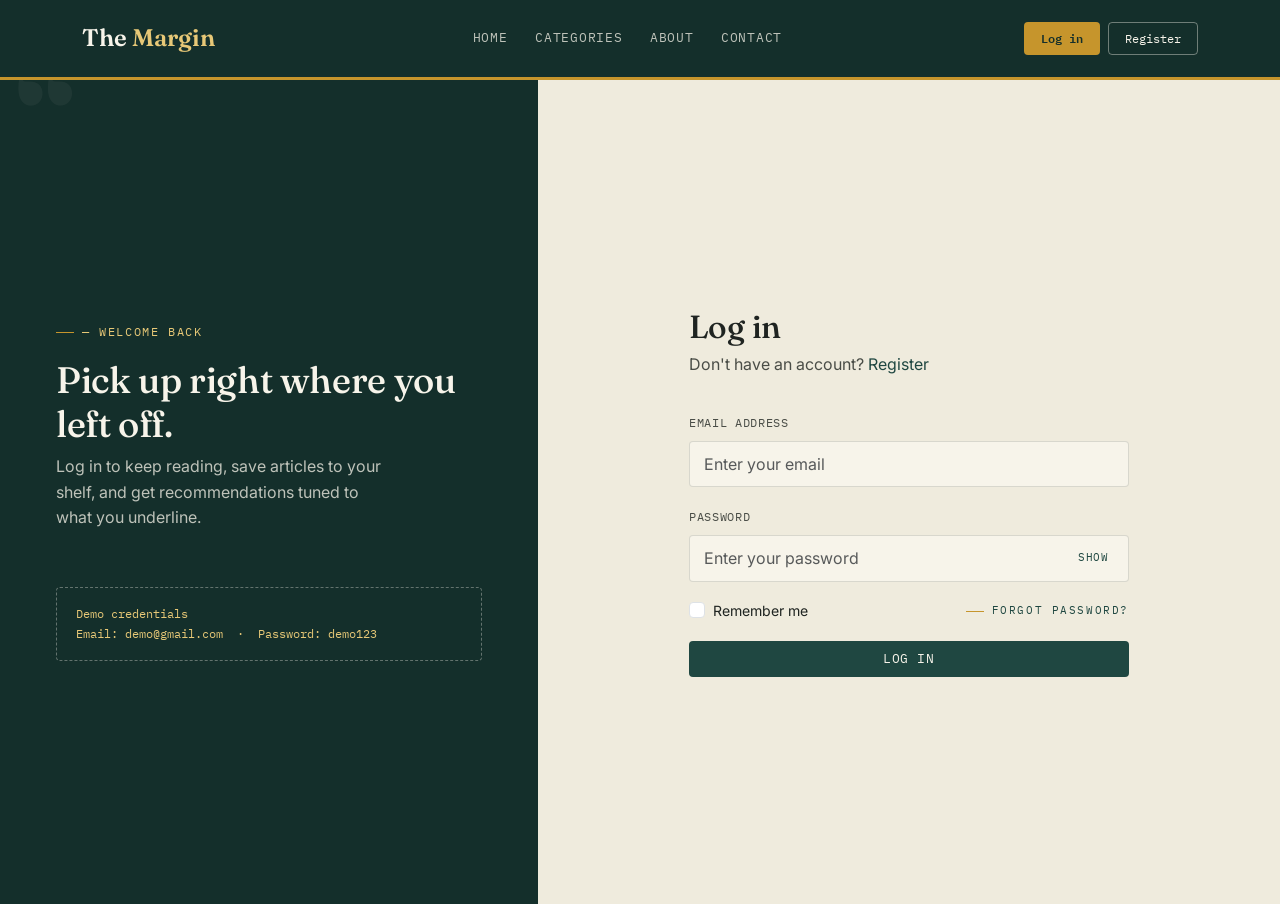
<file: login.html>
<!DOCTYPE html>
<html lang="en">
<head>
<meta charset="UTF-8" />
<meta name="viewport" content="width=device-width, initial-scale=1.0" />
<title>Log in — The Margin</title>
<link rel="preconnect" href="https://fonts.googleapis.com">
<link href="https://fonts.googleapis.com/css2?family=Fraunces:ital,opsz,wght@0,9..144,400;0,9..144,600;1,9..144,500&family=Inter:wght@400;500;600&family=IBM+Plex+Mono:wght@400;500&display=swap" rel="stylesheet">
<link href="https://cdn.jsdelivr.net/npm/bootstrap@5.3.3/dist/css/bootstrap.min.css" rel="stylesheet">
<link rel="stylesheet" href="styles.css">
</head>
<body>

<nav class="navbar navbar-expand-lg site-nav">
  <div class="container">
    <a class="navbar-brand" href="index.html">The <span>Margin</span></a>
    <button class="navbar-toggler" type="button" data-bs-toggle="collapse" data-bs-target="#navMain">
      <span class="navbar-toggler-icon"></span>
    </button>
    <div class="collapse navbar-collapse" id="navMain">
      <ul class="navbar-nav mx-auto">
        <li class="nav-item"><a class="nav-link" href="index.html">Home</a></li>
        <li class="nav-item"><a class="nav-link" href="index.html#categories">Categories</a></li>
        <li class="nav-item"><a class="nav-link" href="index.html#about">About</a></li>
        <li class="nav-item"><a class="nav-link" href="index.html#contact">Contact</a></li>
      </ul>
      <div class="d-flex gap-2 mt-3 mt-lg-0">
        <a href="login.html" class="btn btn-nav-solid">Log in</a>
        <a href="register.html" class="btn btn-nav-ghost">Register</a>
      </div>
    </div>
  </div>
</nav>

<div class="auth-wrap">
  <div class="auth-side">
    <span class="eyebrow" style="color:var(--gold-soft);">&mdash; welcome back</span>
    <h2 class="mt-3">Pick up right where you left off.</h2>
    <p>Log in to keep reading, save articles to your shelf, and get recommendations tuned to what you underline.</p>
    <div class="credential-note">
      Demo credentials<br>
      Email: demo@gmail.com &nbsp;&middot;&nbsp; Password: demo123
    </div>
  </div>

  <div class="auth-form-col">
    <div class="auth-form-card">
      <h1>Log in</h1>
      <p class="subhead">Don't have an account? <a href="register.html">Register</a></p>

      <div id="loginSuccess" class="alert-success-custom d-none mb-3" role="alert">
        You've logged in successfully. Redirecting to the home page&hellip;
      </div>

      <form id="loginForm" novalidate>
        <div class="mb-3">
          <label for="loginEmail" class="form-label">Email address</label>
          <input type="email" class="form-control" id="loginEmail" placeholder="Enter your email" autocomplete="email" required>
          <div class="invalid-feedback">Enter a valid email address.</div>
        </div>

        <div class="mb-2">
          <label for="loginPassword" class="form-label">Password</label>
          <div class="password-wrap">
            <input type="password" class="form-control" id="loginPassword" placeholder="Enter your password" autocomplete="current-password" required minlength="8">
            <button type="button" class="password-toggle" data-target="loginPassword">Show</button>
          </div>
          <div class="invalid-feedback">Password must be at least 8 characters.</div>
        </div>

        <div class="d-flex justify-content-between align-items-center mb-3 mt-3">
          <div class="form-check">
            <input class="form-check-input" type="checkbox" id="rememberMe">
            <label class="form-check-label" for="rememberMe" style="font-size:0.88rem;">Remember me</label>
          </div>
          <a href="#" class="eyebrow" style="font-size:0.7rem;">Forgot password?</a>
        </div>

        <button type="submit" class="btn btn-ink w-100 py-2">Log in</button>
      </form>
    </div>
  </div>
</div>

<script src="https://cdn.jsdelivr.net/npm/bootstrap@5.3.3/dist/js/bootstrap.bundle.min.js"></script>
<script src="login.js"></script>
</body>
</html>
</file>
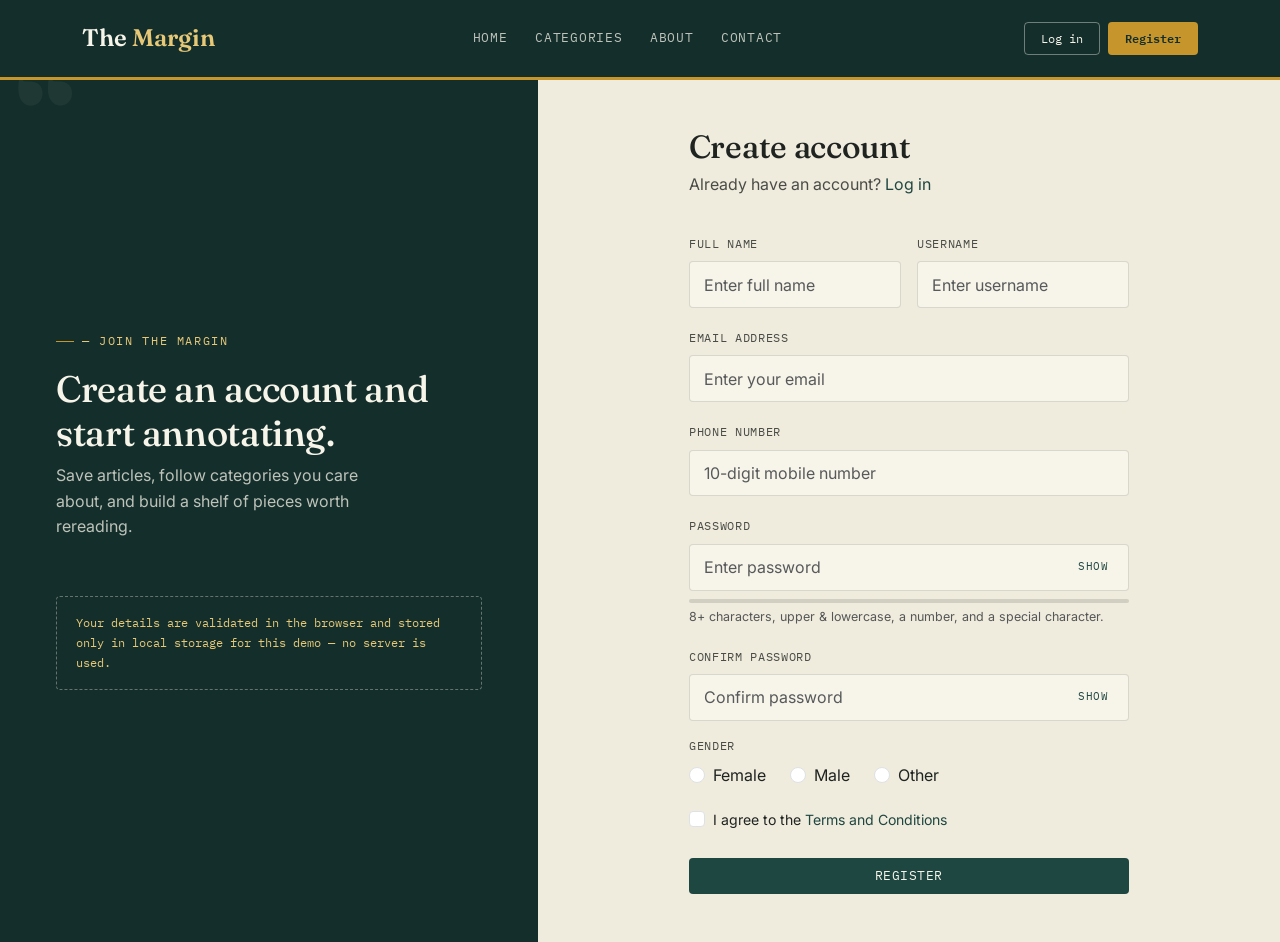
<file: register.html>
<!DOCTYPE html>
<html lang="en">
<head>
<meta charset="UTF-8" />
<meta name="viewport" content="width=device-width, initial-scale=1.0" />
<title>Register — The Margin</title>
<link rel="preconnect" href="https://fonts.googleapis.com">
<link href="https://fonts.googleapis.com/css2?family=Fraunces:ital,opsz,wght@0,9..144,400;0,9..144,600;1,9..144,500&family=Inter:wght@400;500;600&family=IBM+Plex+Mono:wght@400;500&display=swap" rel="stylesheet">
<link href="https://cdn.jsdelivr.net/npm/bootstrap@5.3.3/dist/css/bootstrap.min.css" rel="stylesheet">
<link rel="stylesheet" href="styles.css">
</head>
<body>

<nav class="navbar navbar-expand-lg site-nav">
  <div class="container">
    <a class="navbar-brand" href="index.html">The <span>Margin</span></a>
    <button class="navbar-toggler" type="button" data-bs-toggle="collapse" data-bs-target="#navMain">
      <span class="navbar-toggler-icon"></span>
    </button>
    <div class="collapse navbar-collapse" id="navMain">
      <ul class="navbar-nav mx-auto">
        <li class="nav-item"><a class="nav-link" href="index.html">Home</a></li>
        <li class="nav-item"><a class="nav-link" href="index.html#categories">Categories</a></li>
        <li class="nav-item"><a class="nav-link" href="index.html#about">About</a></li>
        <li class="nav-item"><a class="nav-link" href="index.html#contact">Contact</a></li>
      </ul>
      <div class="d-flex gap-2 mt-3 mt-lg-0">
        <a href="login.html" class="btn btn-nav-ghost">Log in</a>
        <a href="register.html" class="btn btn-nav-solid">Register</a>
      </div>
    </div>
  </div>
</nav>

<div class="auth-wrap">
  <div class="auth-side">
    <span class="eyebrow" style="color:var(--gold-soft);">&mdash; join the margin</span>
    <h2 class="mt-3">Create an account and start annotating.</h2>
    <p>Save articles, follow categories you care about, and build a shelf of pieces worth rereading.</p>
    <div class="credential-note">
      Your details are validated in the browser and stored only in local storage for this demo &mdash; no server is used.
    </div>
  </div>

  <div class="auth-form-col">
    <div class="auth-form-card">
      <h1>Create account</h1>
      <p class="subhead">Already have an account? <a href="login.html">Log in</a></p>

      <div id="registerSuccess" class="alert-success-custom d-none mb-3" role="alert">
        Account created successfully. You can now log in.
      </div>

      <form id="registerForm" novalidate>
        <div class="row g-3">
          <div class="col-md-6">
            <label for="fullName" class="form-label">Full name</label>
            <input type="text" class="form-control" id="fullName" placeholder="Enter full name" autocomplete="name" required minlength="3">
            <div class="invalid-feedback">Enter at least 3 characters.</div>
          </div>
          <div class="col-md-6">
            <label for="username" class="form-label">Username</label>
            <input type="text" class="form-control" id="username" placeholder="Enter username" autocomplete="username" required minlength="4">
            <div class="invalid-feedback">Enter at least 4 characters.</div>
          </div>
        </div>

        <div class="mt-3">
          <label for="regEmail" class="form-label">Email address</label>
          <input type="email" class="form-control" id="regEmail" placeholder="Enter your email" autocomplete="email" required>
          <div class="invalid-feedback">Enter a valid email address.</div>
        </div>

        <div class="mt-3">
          <label for="phone" class="form-label">Phone number</label>
          <input type="tel" class="form-control" id="phone" placeholder="10-digit mobile number" autocomplete="tel" required maxlength="10">
          <div class="invalid-feedback">Enter a valid 10-digit mobile number.</div>
        </div>

        <div class="mt-3">
          <label for="regPassword" class="form-label">Password</label>
          <div class="password-wrap">
            <input type="password" class="form-control" id="regPassword" placeholder="Enter password" autocomplete="new-password" required>
            <button type="button" class="password-toggle" data-target="regPassword">Show</button>
          </div>
          <div class="strength-meter"><span id="strengthBar"></span></div>
          <div id="passwordHelp" class="form-text" style="font-size:0.78rem;">8+ characters, upper &amp; lowercase, a number, and a special character.</div>
          <div class="invalid-feedback">Password does not meet the requirements.</div>
        </div>

        <div class="mt-3">
          <label for="confirmPassword" class="form-label">Confirm password</label>
          <div class="password-wrap">
            <input type="password" class="form-control" id="confirmPassword" placeholder="Confirm password" autocomplete="new-password" required>
            <button type="button" class="password-toggle" data-target="confirmPassword">Show</button>
          </div>
          <div class="invalid-feedback">Passwords do not match.</div>
        </div>

        <div class="mt-3">
          <label class="form-label d-block">Gender</label>
          <div class="d-flex gap-4">
            <div class="form-check">
              <input class="form-check-input" type="radio" name="gender" id="genderFemale" value="female">
              <label class="form-check-label" for="genderFemale">Female</label>
            </div>
            <div class="form-check">
              <input class="form-check-input" type="radio" name="gender" id="genderMale" value="male">
              <label class="form-check-label" for="genderMale">Male</label>
            </div>
            <div class="form-check">
              <input class="form-check-input" type="radio" name="gender" id="genderOther" value="other">
              <label class="form-check-label" for="genderOther">Other</label>
            </div>
          </div>
          <div id="genderError" class="invalid-feedback" style="display:none;">Select one option.</div>
        </div>

        <div class="form-check mt-3">
          <input class="form-check-input" type="checkbox" id="terms" required>
          <label class="form-check-label" for="terms" style="font-size:0.88rem;">I agree to the <a href="#">Terms and Conditions</a></label>
          <div class="invalid-feedback">You must accept the terms to continue.</div>
        </div>

        <button type="submit" class="btn btn-ink w-100 py-2 mt-4">Register</button>
      </form>
    </div>
  </div>
</div>

<script src="https://cdn.jsdelivr.net/npm/bootstrap@5.3.3/dist/js/bootstrap.bundle.min.js"></script>
<script src="register.js"></script>
</body>
</html>
</file>
<file: styles.css>
/* ==========================================================================
   The Margin — a blog for people who write in the margins
   Design tokens
   ========================================================================== */
:root {
  --paper: #efebdd;
  --paper-raised: #f7f4ea;
  --ink: #1f2421;
  --ink-soft: #4a4d47;
  --teal: #1f4741;
  --teal-deep: #142f2b;
  --gold: #c6952c;
  --gold-soft: #e7c877;
  --rust: #b5533c;
  --line: rgba(31, 36, 33, 0.14);

  --font-display: "Fraunces", "Iowan Old Style", Georgia, serif;
  --font-body: "Inter", -apple-system, BlinkMacSystemFont, sans-serif;
  --font-mono: "IBM Plex Mono", ui-monospace, monospace;

  --radius: 4px;
  --shadow-card: 0 1px 2px rgba(20, 20, 15, 0.06), 0 8px 24px rgba(20, 20, 15, 0.06);
}

* { box-sizing: border-box; }

html { scroll-behavior: smooth; }

body {
  font-family: var(--font-body);
  background: var(--paper);
  color: var(--ink);
  line-height: 1.6;
  -webkit-font-smoothing: antialiased;
}

::selection { background: var(--gold-soft); color: var(--teal-deep); }

h1, h2, h3, h4, .display-font {
  font-family: var(--font-display);
  color: var(--ink);
  letter-spacing: -0.01em;
}

a { color: var(--teal); text-decoration: none; }
a:hover { color: var(--rust); }

.eyebrow {
  font-family: var(--font-mono);
  font-size: 0.72rem;
  letter-spacing: 0.14em;
  text-transform: uppercase;
  color: var(--teal);
  display: inline-flex;
  align-items: center;
  gap: 0.5rem;
}
.eyebrow::before {
  content: "";
  width: 18px;
  height: 1px;
  background: var(--gold);
}

/* Signature element: highlighter marker behind key words --------------- */
.marker {
  position: relative;
  white-space: nowrap;
}
.marker::before {
  content: "";
  position: absolute;
  left: -0.15em;
  right: -0.15em;
  bottom: 0.08em;
  top: 0.42em;
  background: var(--gold-soft);
  transform: rotate(-0.6deg);
  z-index: -1;
  border-radius: 2px 6px 3px 5px / 4px 3px 6px 2px;
}

/* Torn-notebook divider -------------------------------------------------- */
.margin-divider {
  border: none;
  height: 10px;
  margin: 0;
  background: repeating-linear-gradient(
    -68deg,
    var(--paper) 0 6px,
    transparent 6px 12px
  );
  opacity: 0.55;
}

/* ==========================================================================
   Navigation
   ========================================================================== */
.site-nav {
  background: var(--teal-deep);
  padding: 0.9rem 0;
  border-bottom: 3px solid var(--gold);
}
.site-nav .navbar-brand {
  font-family: var(--font-display);
  font-weight: 600;
  font-size: 1.5rem;
  color: var(--paper-raised) !important;
}
.site-nav .navbar-brand span { color: var(--gold-soft); }
.site-nav .nav-link {
  font-family: var(--font-mono);
  font-size: 0.8rem;
  letter-spacing: 0.06em;
  text-transform: uppercase;
  color: rgba(247, 244, 234, 0.75) !important;
  margin: 0 0.35rem;
}
.site-nav .nav-link:hover,
.site-nav .nav-link.active {
  color: var(--gold-soft) !important;
}
.site-nav .btn-nav-ghost {
  border: 1px solid rgba(247, 244, 234, 0.4);
  color: var(--paper-raised);
  font-family: var(--font-mono);
  font-size: 0.78rem;
  padding: 0.4rem 1rem;
  border-radius: var(--radius);
}
.site-nav .btn-nav-ghost:hover { border-color: var(--gold); color: var(--gold-soft); }
.site-nav .btn-nav-solid {
  background: var(--gold);
  color: var(--teal-deep);
  font-family: var(--font-mono);
  font-size: 0.78rem;
  font-weight: 600;
  padding: 0.4rem 1rem;
  border-radius: var(--radius);
}
.site-nav .btn-nav-solid:hover { background: var(--gold-soft); }
.site-nav .navbar-toggler { border-color: rgba(247,244,234,0.4); }

/* ==========================================================================
   Hero
   ========================================================================== */
.hero {
  padding: 5.5rem 0 4rem;
  position: relative;
  overflow: hidden;
}
.hero::after {
  content: "";
  position: absolute;
  inset: 0;
  background-image: radial-gradient(circle at 1px 1px, rgba(31,36,33,0.06) 1px, transparent 1px);
  background-size: 22px 22px;
  pointer-events: none;
  opacity: 0.5;
}
.hero h1 {
  font-size: clamp(2.4rem, 5vw, 3.6rem);
  font-weight: 600;
  line-height: 1.08;
  margin-bottom: 1.25rem;
}
.hero p.lede {
  font-size: 1.1rem;
  color: var(--ink-soft);
  max-width: 42ch;
}
.btn-ink {
  background: var(--teal);
  color: var(--paper-raised);
  border-radius: var(--radius);
  padding: 0.75rem 1.6rem;
  font-family: var(--font-mono);
  font-size: 0.82rem;
  letter-spacing: 0.04em;
  text-transform: uppercase;
  border: none;
}
.btn-ink:hover { background: var(--teal-deep); color: var(--gold-soft); }
.btn-outline-ink {
  border: 1px solid var(--ink);
  color: var(--ink);
  border-radius: var(--radius);
  padding: 0.75rem 1.6rem;
  font-family: var(--font-mono);
  font-size: 0.82rem;
  letter-spacing: 0.04em;
  text-transform: uppercase;
}
.btn-outline-ink:hover { background: var(--ink); color: var(--paper-raised); }

.hero-note {
  background: var(--paper-raised);
  border: 1px solid var(--line);
  box-shadow: var(--shadow-card);
  border-radius: var(--radius);
  padding: 1.4rem 1.6rem;
  transform: rotate(1.1deg);
  max-width: 300px;
  font-family: var(--font-display);
  font-style: italic;
  color: var(--teal-deep);
}

/* ==========================================================================
   Blog cards
   ========================================================================== */
.section-heading {
  display: flex;
  align-items: baseline;
  justify-content: space-between;
  margin-bottom: 2rem;
  padding-bottom: 0.75rem;
  border-bottom: 1px solid var(--line);
}
.section-heading h2 { font-size: 1.9rem; margin: 0; }

.post-card {
  background: var(--paper-raised);
  border: 1px solid var(--line);
  border-radius: var(--radius);
  overflow: hidden;
  height: 100%;
  transition: transform 0.25s ease, box-shadow 0.25s ease;
}
.post-card:hover {
  transform: translateY(-5px);
  box-shadow: var(--shadow-card);
}
.post-card .post-img {
  height: 190px;
  width: 100%;
  object-fit: cover;
  border-bottom: 1px solid var(--line);
}
.post-card .post-body { padding: 1.35rem; }
.tag-tape {
  display: inline-block;
  font-family: var(--font-mono);
  font-size: 0.68rem;
  letter-spacing: 0.08em;
  text-transform: uppercase;
  background: var(--teal);
  color: var(--paper-raised);
  padding: 0.22rem 0.6rem;
  border-radius: 2px;
  transform: rotate(-1.5deg);
  margin-bottom: 0.7rem;
}
.post-card h3 {
  font-size: 1.2rem;
  margin-bottom: 0.5rem;
}
.post-card p.excerpt {
  color: var(--ink-soft);
  font-size: 0.93rem;
}
.post-meta {
  font-family: var(--font-mono);
  font-size: 0.72rem;
  color: var(--ink-soft);
  border-top: 1px solid var(--line);
  padding-top: 0.7rem;
  margin-top: 0.9rem;
  display: flex;
  justify-content: space-between;
}

/* ==========================================================================
   Newsletter band
   ========================================================================== */
.newsletter-band {
  background: var(--teal-deep);
  color: var(--paper-raised);
  padding: 3rem 0;
  margin-top: 2rem;
}
.newsletter-band h3 { color: var(--paper-raised); font-size: 1.6rem; }
.newsletter-band .form-control {
  border-radius: var(--radius) 0 0 var(--radius);
  border: none;
  padding: 0.75rem 1rem;
}
.newsletter-band .btn-gold {
  background: var(--gold);
  color: var(--teal-deep);
  font-weight: 600;
  border-radius: 0 var(--radius) var(--radius) 0;
  font-family: var(--font-mono);
  font-size: 0.8rem;
  text-transform: uppercase;
  padding: 0 1.4rem;
}
.newsletter-band .btn-gold:hover { background: var(--gold-soft); }

/* ==========================================================================
   Footer
   ========================================================================== */
.site-footer {
  background: var(--ink);
  color: rgba(247, 244, 234, 0.7);
  padding: 3rem 0 1.5rem;
  font-size: 0.9rem;
}
.site-footer h5 {
  font-family: var(--font-mono);
  color: var(--gold-soft);
  font-size: 0.75rem;
  letter-spacing: 0.1em;
  text-transform: uppercase;
  margin-bottom: 1rem;
}
.site-footer a { color: rgba(247, 244, 234, 0.7); }
.site-footer a:hover { color: var(--gold-soft); }
.site-footer .socials a {
  display: inline-flex;
  align-items: center;
  justify-content: center;
  width: 34px;
  height: 34px;
  border: 1px solid rgba(247,244,234,0.25);
  border-radius: 50%;
  margin-right: 0.5rem;
}
.footer-bottom {
  border-top: 1px solid rgba(247,244,234,0.15);
  margin-top: 2rem;
  padding-top: 1.25rem;
  font-family: var(--font-mono);
  font-size: 0.72rem;
  text-align: center;
  color: rgba(247,244,234,0.45);
}

/* ==========================================================================
   Auth pages (login / register)
   ========================================================================== */
.auth-wrap {
  min-height: calc(100vh - 76px);
  display: flex;
}
.auth-side {
  flex: 1 1 42%;
  background: var(--teal-deep);
  color: var(--paper-raised);
  padding: 4rem 3.5rem;
  display: flex;
  flex-direction: column;
  justify-content: center;
  position: relative;
  overflow: hidden;
}
.auth-side::before {
  content: "\201C";
  position: absolute;
  font-family: var(--font-display);
  font-size: 14rem;
  color: rgba(247,244,234,0.05);
  top: -3rem;
  left: 1rem;
  line-height: 1;
}
.auth-side h2 {
  color: var(--paper-raised);
  font-size: 2.3rem;
  position: relative;
}
.auth-side p { color: rgba(247,244,234,0.75); max-width: 34ch; position: relative; }
.auth-side .credential-note {
  margin-top: 2.5rem;
  border: 1px dashed rgba(247,244,234,0.35);
  border-radius: var(--radius);
  padding: 1rem 1.2rem;
  font-family: var(--font-mono);
  font-size: 0.78rem;
  color: var(--gold-soft);
}
.auth-form-col {
  flex: 1 1 58%;
  display: flex;
  align-items: center;
  justify-content: center;
  padding: 3rem 1.5rem;
}
.auth-form-card { width: 100%; max-width: 440px; }
.auth-form-card h1 { font-size: 2rem; margin-bottom: 0.35rem; }
.auth-form-card .subhead { color: var(--ink-soft); margin-bottom: 2rem; }

.form-label {
  font-family: var(--font-mono);
  font-size: 0.72rem;
  letter-spacing: 0.06em;
  text-transform: uppercase;
  color: var(--ink-soft);
}
.form-control, .form-select {
  border: 1px solid var(--line);
  border-radius: var(--radius);
  padding: 0.65rem 0.9rem;
  background: var(--paper-raised);
}
.form-control:focus, .form-select:focus {
  border-color: var(--teal);
  box-shadow: 0 0 0 3px rgba(31, 71, 65, 0.15);
}
.form-control.is-invalid { border-color: var(--rust); }
.form-control.is-valid { border-color: var(--teal); }
.invalid-feedback { font-size: 0.8rem; }
.valid-feedback { font-size: 0.8rem; color: var(--teal); }

.password-wrap { position: relative; }
.password-toggle {
  position: absolute;
  right: 0.9rem;
  top: 50%;
  transform: translateY(-50%);
  background: none;
  border: none;
  font-family: var(--font-mono);
  font-size: 0.7rem;
  text-transform: uppercase;
  color: var(--teal);
  cursor: pointer;
  letter-spacing: 0.05em;
}
.password-toggle:hover { color: var(--rust); }

.alert-success-custom {
  background: rgba(31, 71, 65, 0.08);
  border: 1px solid var(--teal);
  color: var(--teal-deep);
  border-radius: var(--radius);
  padding: 0.9rem 1.1rem;
  font-size: 0.9rem;
}

.strength-meter {
  height: 4px;
  background: var(--line);
  border-radius: 2px;
  overflow: hidden;
  margin-top: 0.5rem;
}
.strength-meter span {
  display: block;
  height: 100%;
  width: 0%;
  background: var(--rust);
  transition: width 0.2s ease, background 0.2s ease;
}

@media (max-width: 991px) {
  .auth-wrap { flex-direction: column; }
  .auth-side { padding: 3rem 2rem; }
}
</file>
